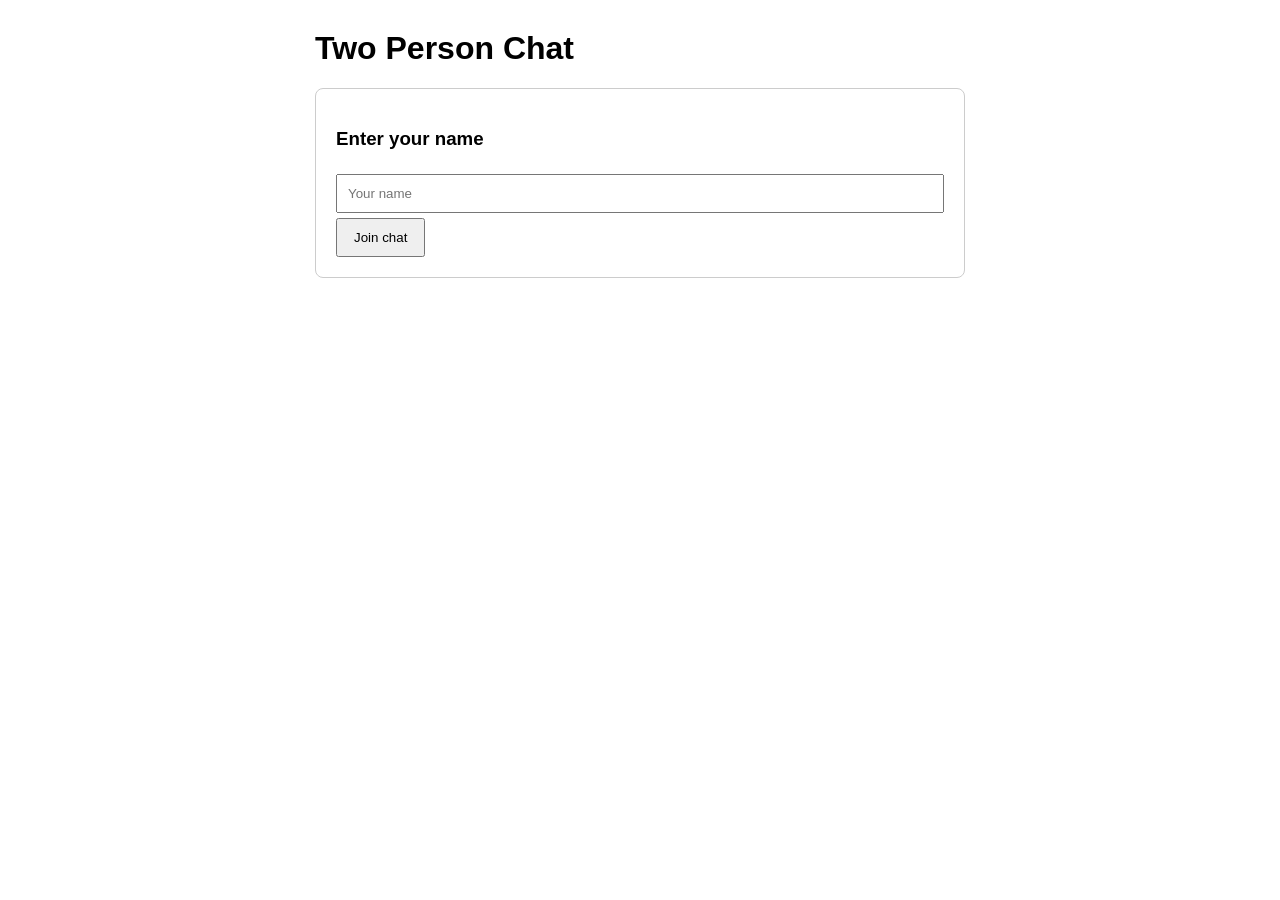
<file: task_aws_lambda/index.html>
<!DOCTYPE html>
<html>
<head>
  <meta charset="UTF-8">
  <title>Two Person Chat</title>

  <style>
    body {
      font-family: Arial, sans-serif;
      max-width: 650px;
      margin: 30px auto;
      padding: 0 15px;
    }

    #login,
    #chat {
      border: 1px solid #ccc;
      border-radius: 8px;
      padding: 20px;
    }

    #chat {
      display: none;
    }

    #messages {
      height: 350px;
      overflow-y: auto;
      border: 1px solid #ddd;
      padding: 10px;
      margin-bottom: 12px;
    }

    .message {
      margin: 10px 0;
      padding: 8px;
      background: #f1f1f1;
      border-radius: 6px;
    }

    .sender {
      font-weight: bold;
    }

    input {
      box-sizing: border-box;
      padding: 10px;
      margin: 5px 0;
      width: 100%;
    }

    button {
      padding: 10px 16px;
      cursor: pointer;
    }

    #messageInput {
      width: 78%;
    }
  </style>
</head>

<body>
  <h1>Two Person Chat</h1>

  <div id="login">
    <h3>Enter your name</h3>

    <input
      id="nameInput"
      placeholder="Your name"
      maxlength="30"
    >

    <button onclick="joinChat()">Join chat</button>
  </div>

  <div id="chat">
    <p>Logged in as <strong id="currentName"></strong></p>

    <div id="messages"></div>

    <input
      id="messageInput"
      placeholder="Type a message..."
      maxlength="500"
      onkeydown="handleKey(event)"
    >

    <button onclick="sendMessage()">Send</button>
  </div>

  <script>
    const API_URL = "http://rf3d8cmvz3jq8qx178vjel88ezsu4mst.lambda-url.us-east-1.localhost.localstack.cloud:4566/";

    let username = "";
    let knownMessageIds = new Set();

    function joinChat() {
      const name = document
        .getElementById("nameInput")
        .value
        .trim();

      if (!name) {
        alert("Enter your name first");
        return;
      }

      username = name;

      document.getElementById("currentName").textContent = username;
      document.getElementById("login").style.display = "none";
      document.getElementById("chat").style.display = "block";

      loadMessages();
      setInterval(loadMessages, 2000);
    }

    async function sendMessage() {
      const input = document.getElementById("messageInput");
      const message = input.value.trim();

      if (!message) return;

      try {
        const response = await fetch(API_URL, {
          method: "POST",
          headers: {
            "Content-Type": "application/json"
          },
          body: JSON.stringify({
            action: "send",
            name: username,
            message
          })
        });

        const data = await response.json();

        if (!response.ok) {
          throw new Error(data.error || "Could not send message");
        }

        input.value = "";
        await loadMessages();
      } catch (error) {
        alert(error.message);
        console.error(error);
      }
    }

    async function loadMessages() {
      try {
        const response = await fetch(API_URL, {
          method: "POST",
          headers: {
            "Content-Type": "application/json"
          },
          body: JSON.stringify({
            action: "messages"
          })
        });

        const data = await response.json();

        if (!response.ok) {
          throw new Error(data.error || "Could not load messages");
        }

        const box = document.getElementById("messages");

        for (const message of data.messages) {
          if (knownMessageIds.has(message.id)) continue;

          knownMessageIds.add(message.id);

          const item = document.createElement("div");
          item.className = "message";

          const sender = document.createElement("div");
          sender.className = "sender";
          sender.textContent = message.name;

          const text = document.createElement("div");
          text.textContent = message.message;

          item.appendChild(sender);
          item.appendChild(text);
          box.appendChild(item);
        }

        box.scrollTop = box.scrollHeight;
      } catch (error) {
        console.error("Could not load messages:", error);
      }
    }

    function handleKey(event) {
      if (event.key === "Enter") {
        sendMessage();
      }
    }
  </script>
</body>
</html>
</file>
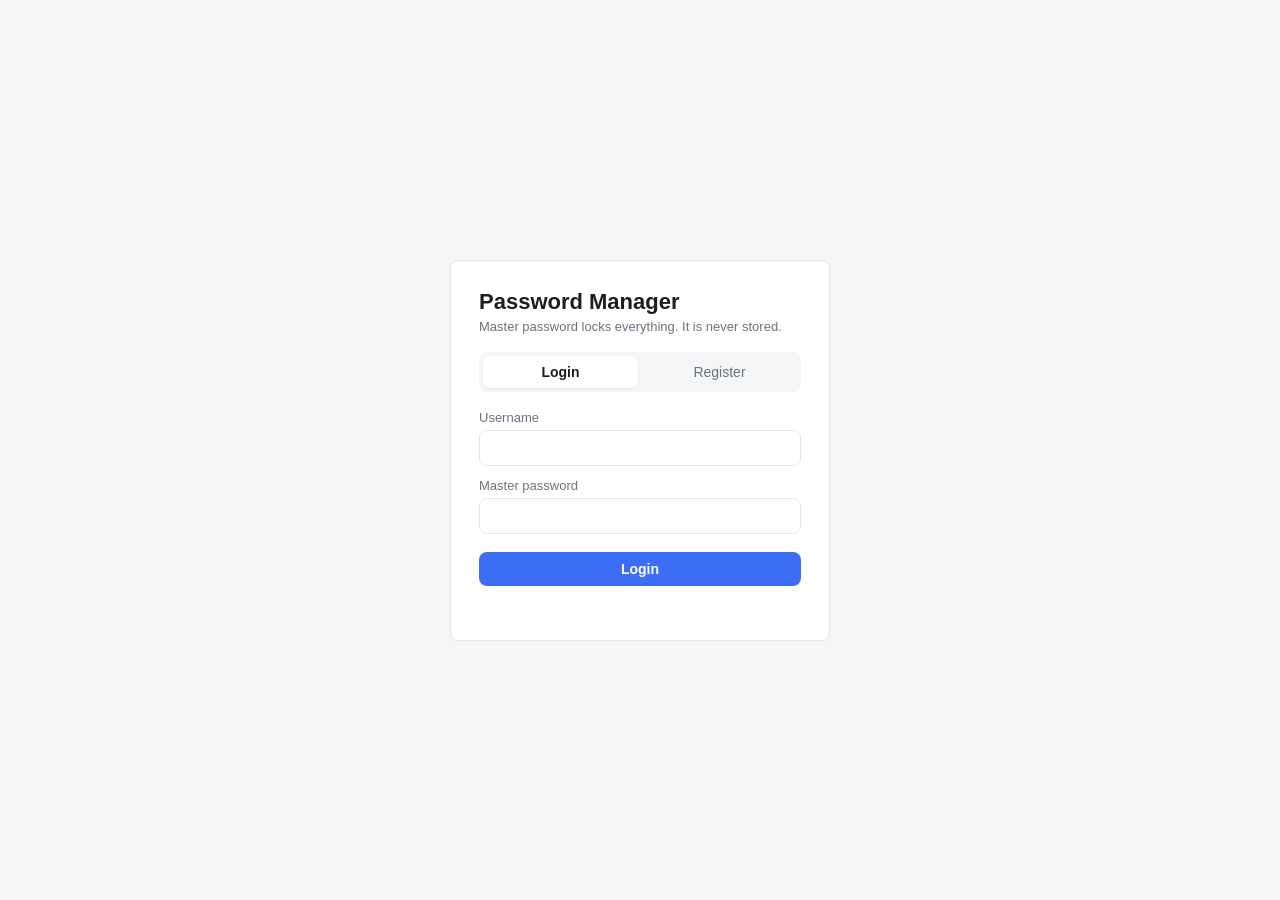
<file: jenkins/app/frontend/index.html>
<!DOCTYPE html>
<html lang="en">
<head>
<meta charset="UTF-8">
<meta name="viewport" content="width=device-width, initial-scale=1.0">
<title>Password Manager</title>
<link rel="stylesheet" href="styles.css">
</head>
<body>

<section id="auth-view" class="view">
  <div class="card">
    <h1>Password Manager</h1>
    <p class="sub">Master password locks everything. It is never stored.</p>
    <div class="tabs">
      <button type="button" id="tab-login" class="tab active">Login</button>
      <button type="button" id="tab-register" class="tab">Register</button>
    </div>
    <form id="auth-form" autocomplete="off">
      <div class="field">
        <label for="auth-username">Username</label>
        <input id="auth-username" type="text" required autocomplete="username">
      </div>
      <div class="field hidden" id="email-field">
        <label for="auth-email">Email</label>
        <input id="auth-email" type="email" autocomplete="email">
      </div>
      <div class="field">
        <label for="auth-password">Master password</label>
        <input id="auth-password" type="password" required autocomplete="current-password">
      </div>
      <button id="auth-submit" type="submit" class="primary">Login</button>
      <p id="auth-error" class="error"></p>
    </form>
  </div>
</section>

<!-- ===================== APP ===================== -->
<section id="app-view" class="view app hidden">
  <header class="topbar">
    <h1>Password Manager</h1>
    <button id="logout" class="ghost">Logout</button>
  </header>
  <main class="container">
    <div class="toolbar">
      <div class="field inline">
        <label for="vault-select">Vault</label>
        <select id="vault-select"></select>
      </div>
      <button id="new-vault" class="ghost">+ Vault</button>
      <button id="add-item" class="primary">+ Item</button>
    </div>
    <div id="item-list" class="items"></div>
  </main>
</section>

<!-- ===================== ITEM FORM MODAL ===================== -->
<div id="item-modal" class="modal hidden">
  <div class="modal-card">
    <h2 id="item-modal-title">New item</h2>
    <div class="field">
      <label for="item-type">Type</label>
      <select id="item-type">
        <option value="password">Password</option>
        <option value="note">Secure note</option>
        <option value="totp">TOTP</option>
      </select>
    </div>
    <div class="field">
      <label for="item-title">Title</label>
      <input id="item-title" type="text" required placeholder="e.g. GitHub">
    </div>
    <div id="item-fields"></div>
    <div class="modal-actions">
      <button id="item-cancel" class="ghost">Cancel</button>
      <button id="item-save" class="primary">Save</button>
    </div>
    <p id="item-error" class="error"></p>
  </div>
</div>

<!-- ===================== DETAIL MODAL ===================== -->
<div id="detail-modal" class="modal hidden">
  <div class="modal-card">
    <h2 id="detail-title"></h2>
    <div id="detail-body"></div>
    <div class="modal-actions">
      <button id="detail-close" class="ghost">Close</button>
    </div>
  </div>
</div>

<script src="app.js"></script>
</body>
</html>
</file>
<file: jenkins/app/frontend/styles.css>
:root {
  --bg: #f5f6f8;
  --card: #ffffff;
  --text: #1c1e21;
  --muted: #6b7280;
  --border: #e3e5e8;
  --accent: #3b6ef5;
  --danger: #d33;
  --radius: 8px;
}

* { box-sizing: border-box; }

body {
  margin: 0;
  font-family: -apple-system, BlinkMacSystemFont, "Segoe UI", Roboto, Helvetica, Arial, sans-serif;
  background: var(--bg);
  color: var(--text);
  font-size: 15px;
}

.hidden { display: none !important; }

.view { min-height: 100vh; padding: 24px; }

/* ---------- auth ---------- */
#auth-view { align-items: center; justify-content: center; display: flex; }
.card {
  background: var(--card);
  border: 1px solid var(--border);
  border-radius: var(--radius);
  padding: 28px;
  width: 100%;
  max-width: 380px;
}
.card h1 { margin: 0 0 4px; font-size: 22px; }
.card .sub { margin: 0 0 18px; color: var(--muted); font-size: 13px; }

.tabs { display: flex; gap: 4px; background: var(--bg); border-radius: var(--radius); padding: 4px; margin-bottom: 18px; }
.tab {
  flex: 1;
  padding: 8px;
  border: none;
  background: transparent;
  border-radius: 6px;
  cursor: pointer;
  color: var(--muted);
  font-size: 14px;
}
.tab.active { background: var(--card); color: var(--text); font-weight: 600; box-shadow: 0 1px 2px rgba(0,0,0,.08); }

/* ---------- fields / buttons ---------- */
.field { margin-bottom: 12px; }
.field.inline { display: flex; align-items: center; gap: 8px; margin: 0; }
.field label { display: block; margin-bottom: 5px; font-size: 13px; color: var(--muted); }
.field.inline label { margin: 0; }
.field input, .field select, .field textarea {
  width: 100%;
  padding: 9px 10px;
  border: 1px solid var(--border);
  border-radius: var(--radius);
  font-size: 14px;
  font-family: inherit;
  background: var(--card);
}
.field textarea { min-height: 120px; resize: vertical; }
.field input:focus, .field select:focus, .field textarea:focus {
  outline: none;
  border-color: var(--accent);
  box-shadow: 0 0 0 3px rgba(59,110,245,.15);
}

button {
  padding: 9px 14px;
  border-radius: var(--radius);
  border: none;
  font-size: 14px;
  cursor: pointer;
  font-family: inherit;
}
button.primary { background: var(--accent); color: #fff; width: 100%; margin-top: 6px; font-weight: 600; }
button.primary:hover { background: #2f5ce0; }
button.ghost { background: transparent; border: 1px solid var(--border); color: var(--text); width: auto; margin-top: 0; }
button.ghost:hover { background: var(--bg); }
button.ghost.small { padding: 5px 9px; font-size: 13px; }
button.ghost.danger { color: var(--danger); border-color: #f0c8c8; }
button.ghost.danger:hover { background: #fdf0f0; }
button:disabled { opacity: .6; cursor: not-allowed; }

.error { color: var(--danger); font-size: 13px; min-height: 18px; margin: 8px 0 0; }

/* ---------- app ---------- */
#app-view { display: block; padding: 0; }
.topbar {
  display: flex;
  align-items: center;
  justify-content: space-between;
  padding: 14px 24px;
  background: var(--card);
  border-bottom: 1px solid var(--border);
}
.topbar h1 { margin: 0; font-size: 18px; }
.topbar button { width: auto; margin: 0; }

.container { max-width: 760px; margin: 0 auto; padding: 24px; }
.toolbar { display: flex; align-items: stretch; gap: 10px; margin-bottom: 18px; flex-wrap: wrap; }
.toolbar .field.inline { min-width: 200px; }
.toolbar button { margin: 0; }

.items { display: flex; flex-direction: column; gap: 8px; }
.empty { color: var(--muted); text-align: center; padding: 40px 0; }

.item {
  display: flex;
  align-items: center;
  justify-content: space-between;
  gap: 12px;
  background: var(--card);
  border: 1px solid var(--border);
  border-radius: var(--radius);
  padding: 12px 14px;
  cursor: pointer;
}
.item:hover { border-color: var(--accent); }
.item-main { display: flex; align-items: center; gap: 10px; min-width: 0; }
.item-title { font-weight: 600; overflow: hidden; text-overflow: ellipsis; white-space: nowrap; }
.item-meta { color: var(--muted); font-size: 12px; margin-left: auto; }
.item-actions { display: flex; gap: 6px; flex-shrink: 0; }

.badge {
  font-size: 11px;
  font-weight: 700;
  letter-spacing: .03em;
  padding: 3px 8px;
  border-radius: 999px;
  text-transform: uppercase;
  flex-shrink: 0;
}
.badge.password { background: #e8eefc; color: var(--accent); }
.badge.note { background: #eef7ee; color: #2f9e2f; }
.badge.totp { background: #fdf3e1; color: #c07c10; }

/* ---------- modals ---------- */
.modal {
  position: fixed;
  inset: 0;
  background: rgba(20,24,30,.45);
  display: flex;
  align-items: flex-start;
  justify-content: center;
  padding: 40px 16px;
  z-index: 50;
}
.modal-card {
  background: var(--card);
  border-radius: var(--radius);
  padding: 24px;
  width: 100%;
  max-width: 460px;
  max-height: 90vh;
  overflow: auto;
  box-shadow: 0 10px 40px rgba(0,0,0,.2);
}
.modal-card h2 { margin: 0 0 16px; font-size: 18px; }
.modal-actions { display: flex; justify-content: flex-end; gap: 8px; margin-top: 16px; }
.modal-actions button { width: auto; margin: 0; }

#detail-body .row { display: flex; align-items: center; gap: 8px; }
#detail-body .row label { flex: 0 0 90px; margin: 0; }
#detail-body .row input { flex: 1; }
.note { white-space: pre-wrap; background: var(--bg); border-radius: var(--radius); padding: 12px; margin: 0; }

.totp-code { text-align: center; background: var(--bg); border-radius: var(--radius); padding: 18px; margin-bottom: 12px; }
.totp-code .big { font-size: 36px; font-weight: 700; letter-spacing: .08em; font-variant-numeric: tabular-nums; }
.totp-code .exp { color: var(--muted); font-size: 13px; }
</file>
